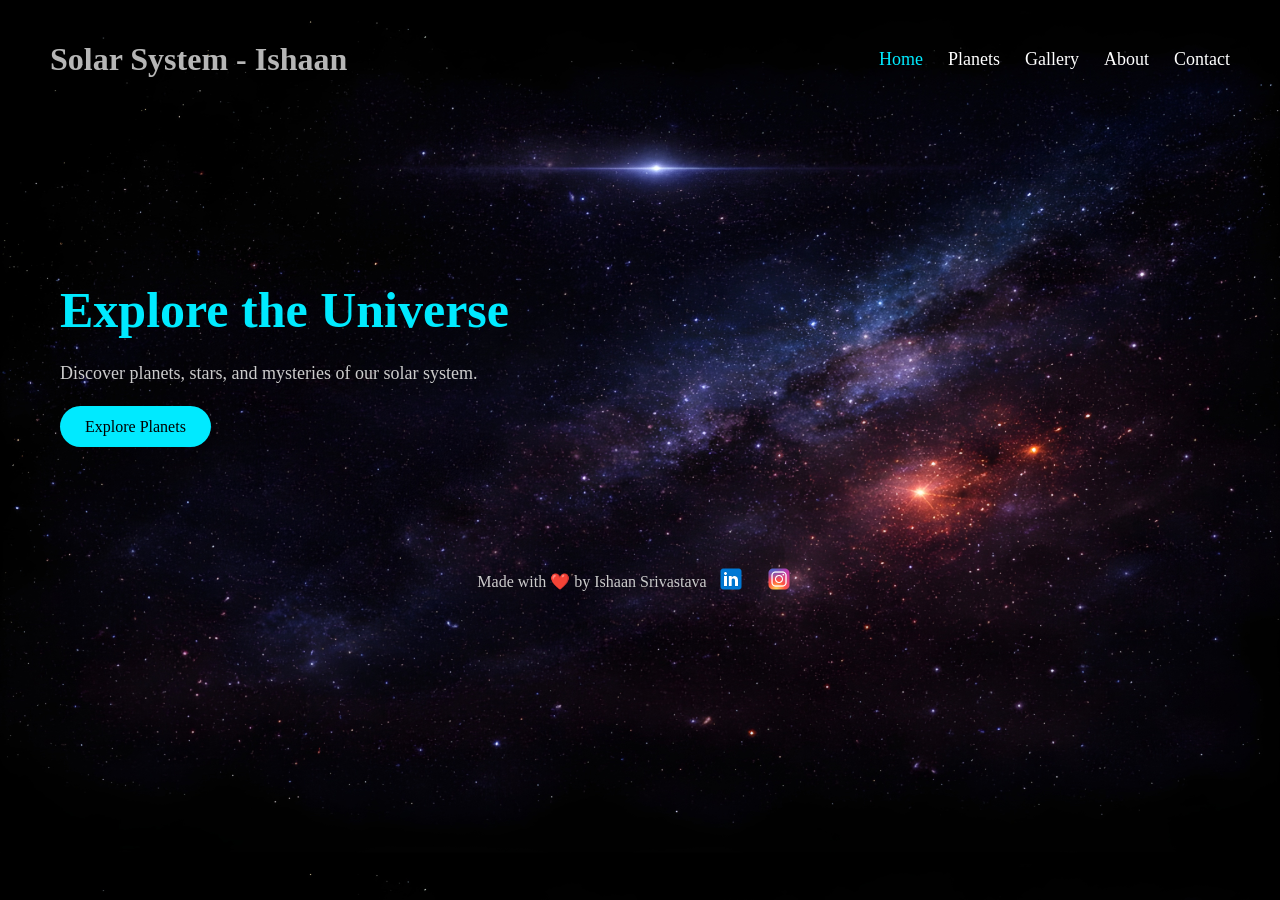
<file: index.html>
<!DOCTYPE html>
<html lang="en">
    <head>
        <meta charset="UTF-8">
        <meta name="viewport" content="width=device-width, initial-scale=1.0">
        <title>Solar System</title>
        <link rel="stylesheet" href="style.css">
    </head>
    <body>
        <header>
            <div id="heading">
                <h1>Solar System - Ishaan</h1>
            </div>

            <div id="links">
                <a href="index.html" class="active">Home</a>
                <a href="planets.html">Planets</a>
                <a href="gallery.html">Gallery</a>
                <a href="about.html">About</a>
                <a href="contact.html">Contact</a>
            </div>

        </header>

        <main>
            <section id="content">

                <h2>Explore the Universe</h2>
                <p>Discover planets, stars, and mysteries of our solar
                    system.</p>

                <div id="button">
                    <a href="planets.html">Explore Planets</a>
                </div>

            </section>

        </main>

        <footer>
            <h3>Made with ❤️ by Ishaan Srivastava</h3>
            <a href="https://www.linkedin.com/in/ishaan-srivastava-1a860722a" target="_blank"><img src="images/linkedin.png" alt="LinkedIn"></a>
            <a href="https://www.instagram.com/ig.ishaan.12" target="_blank"><img src="images/insta.png" alt="Instagram"></a>
        </footer>
    </body>
</html>
</file>
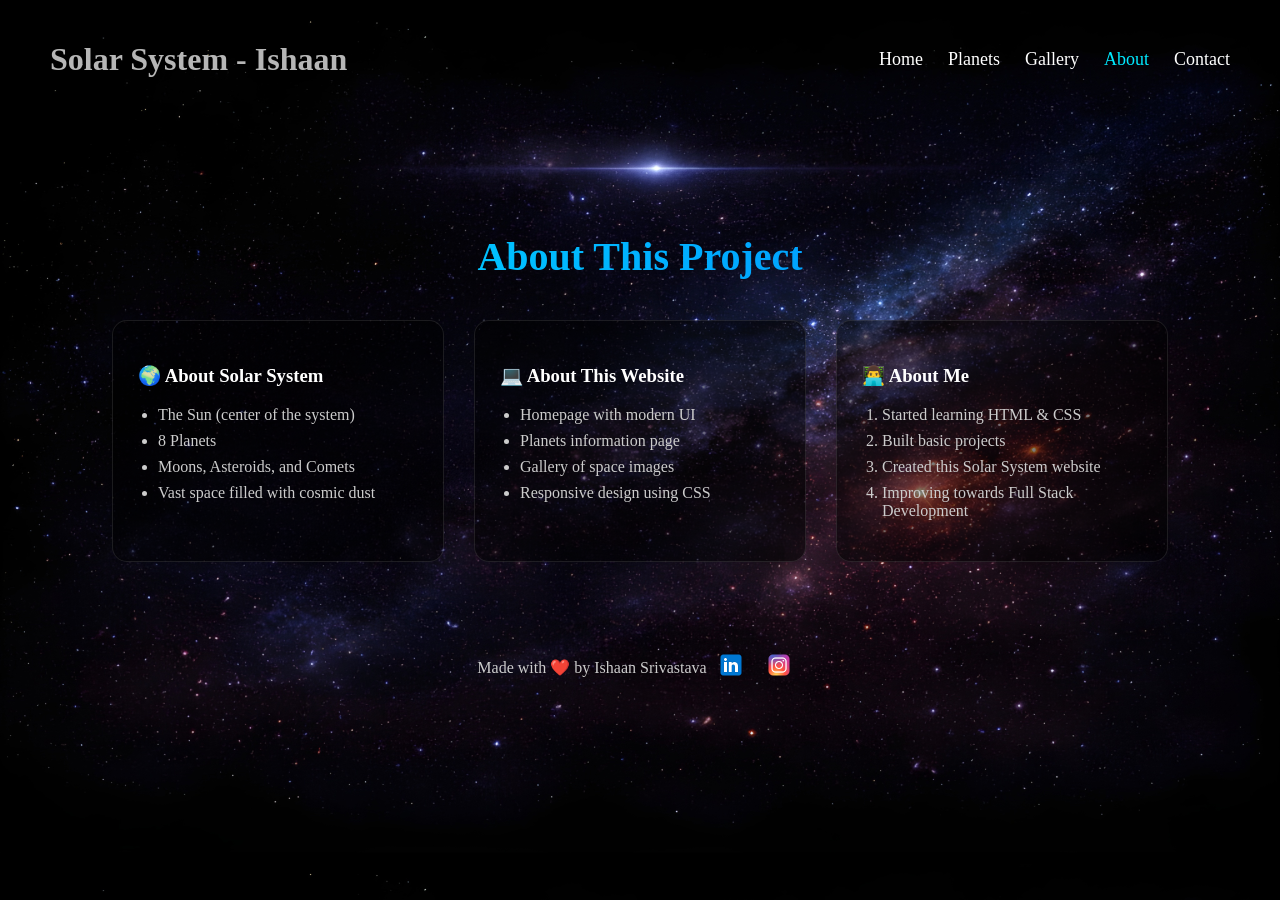
<file: about.html>
<!DOCTYPE html>
<html lang="en">
    <head>
        <meta charset="UTF-8">
        <meta name="viewport" content="width=device-width, initial-scale=1.0">
        <title>About | ISHAAN</title>
        <link rel="stylesheet" href="style.css">
    </head>
    <body>
        <header>
            <div id="heading">
                <h1>Solar System - Ishaan</h1>
            </div>

            <div id="links">
                <a href="index.html">Home</a>
                <a href="planets.html">Planets</a>
                <a href="gallery.html">Gallery</a>
                <a href="about.html" class="active">About</a>
                <a href="contact.html">Contact</a>
            </div>

        </header>

        <main>
            <section id="about">

                <h2>About This Project</h2>

                <div class="about-container">

                    <!-- Solar System -->
                    <div class="about-card">
                        <h3>🌍 About Solar System</h3>
                        <ul>
                            <li>The Sun (center of the system)</li>
                            <li>8 Planets</li>
                            <li>Moons, Asteroids, and Comets</li>
                            <li>Vast space filled with cosmic dust</li>
                        </ul>
                    </div>

                    <!-- Website -->
                    <div class="about-card">
                        <h3>💻 About This Website</h3>
                        <ul>
                            <li>Homepage with modern UI</li>
                            <li>Planets information page</li>
                            <li>Gallery of space images</li>
                            <li>Responsive design using CSS</li>
                        </ul>
                    </div>

                    <!-- Me -->
                    <div class="about-card">
                        <h3>👨‍💻 About Me</h3>
                        <ol>
                            <li>Started learning HTML & CSS</li>
                            <li>Built basic projects</li>
                            <li>Created this Solar System website</li>
                            <li>Improving towards Full Stack Development</li>
                        </ol>
                    </div>

                </div>

            </section>

        </main>

        <footer>
            <h3>Made with ❤️ by Ishaan Srivastava</h3>
            <a href="https://www.linkedin.com/in/ishaan-srivastava-1a860722a"
                target="_blank"><img src="images/linkedin.png"
                    alt="LinkedIn"></a>
            <a href="https://www.instagram.com/ig.ishaan.12"
                target="_blank"><img src="images/insta.png" alt="Instagram"></a>
        </footer>
    </body>
</html>
</file>
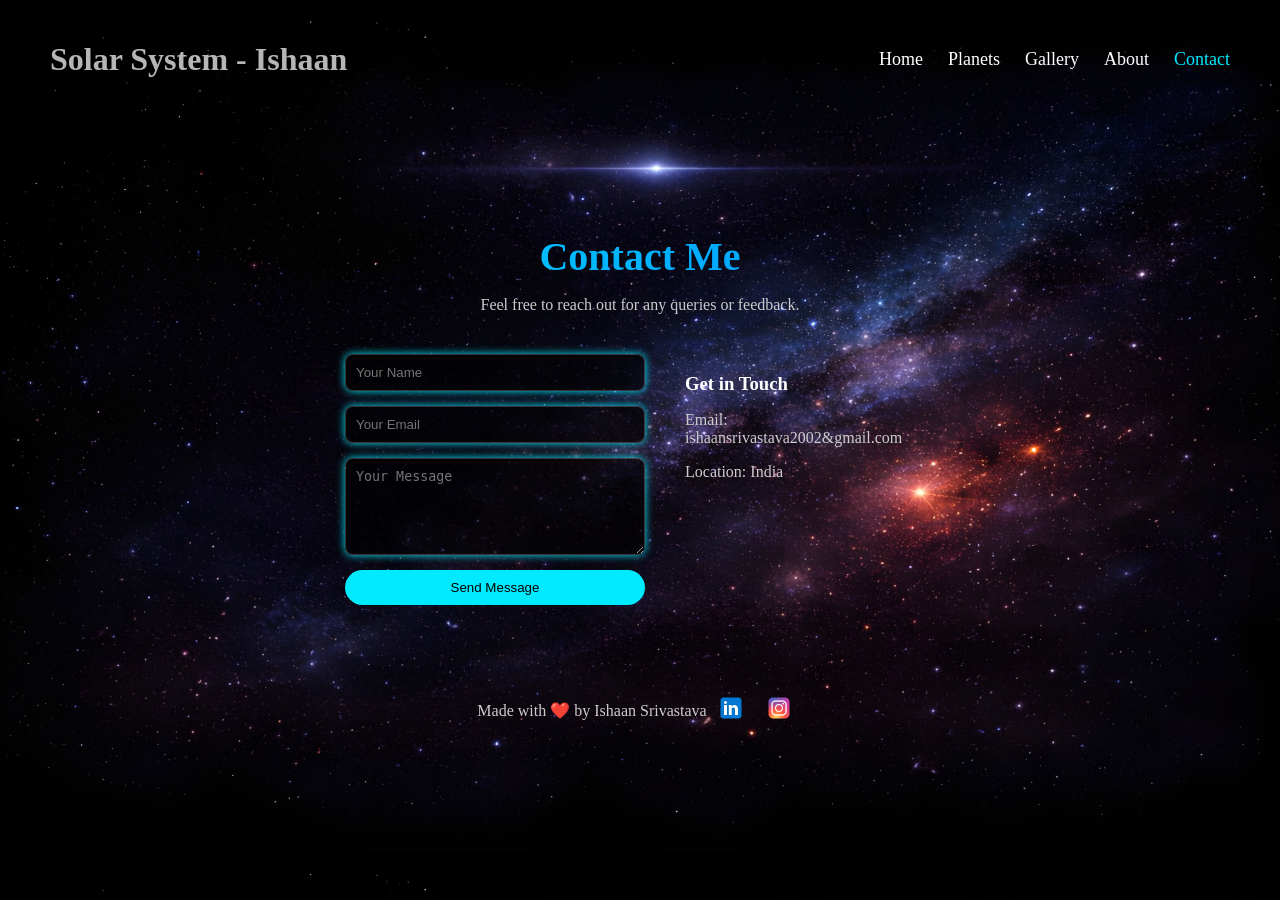
<file: contact.html>
<!DOCTYPE html>
<html lang="en">
    <head>
        <meta charset="UTF-8">
        <meta name="viewport" content="width=device-width, initial-scale=1.0">
        <title>Solar System</title>
        <link rel="stylesheet" href="style.css">
    </head>
    <body>
        <header>
            <div id="heading">
                <h1>Solar System - Ishaan</h1>
            </div>

            <div id="links">
                <a href="index.html">Home</a>
                <a href="planets.html">Planets</a>
                <a href="gallery.html">Gallery</a>
                <a href="about.html">About</a>
                <a href="contact.html" class="active">Contact</a>
            </div>

        </header>

        <main>
            <section id="contact">

                <h2>Contact Me</h2>
                <p class="subtitle">Feel free to reach out for any queries or
                    feedback.</p>

                <div class="contact-container">

                    <!-- FORM -->
                    <form class="contact-form">

                        <input type="text" placeholder="Your Name" required>
                        <input type="email" placeholder="Your Email" required>

                        <textarea placeholder="Your Message" rows="5"
                            required></textarea>

                        <button type="submit">Send Message</button>

                    </form>

                    <!-- CONTACT INFO -->
                    <div class="contact-info">
                        <h3>Get in Touch</h3>
                        <p>Email: ishaansrivastava2002&gmail.com</p>
                        <p>Location: India</p>
                    </div>

                </div>

            </section>
        </main>

        <footer>
            <h3>Made with ❤️ by Ishaan Srivastava</h3>
            <a href="https://www.linkedin.com/in/ishaan-srivastava-1a860722a"
                target="_blank"><img src="images/linkedin.png"
                    alt="LinkedIn"></a>
            <a href="https://www.instagram.com/ig.ishaan.12"
                target="_blank"><img src="images/insta.png" alt="Instagram"></a>
        </footer>
    </body>
</html>
</file>
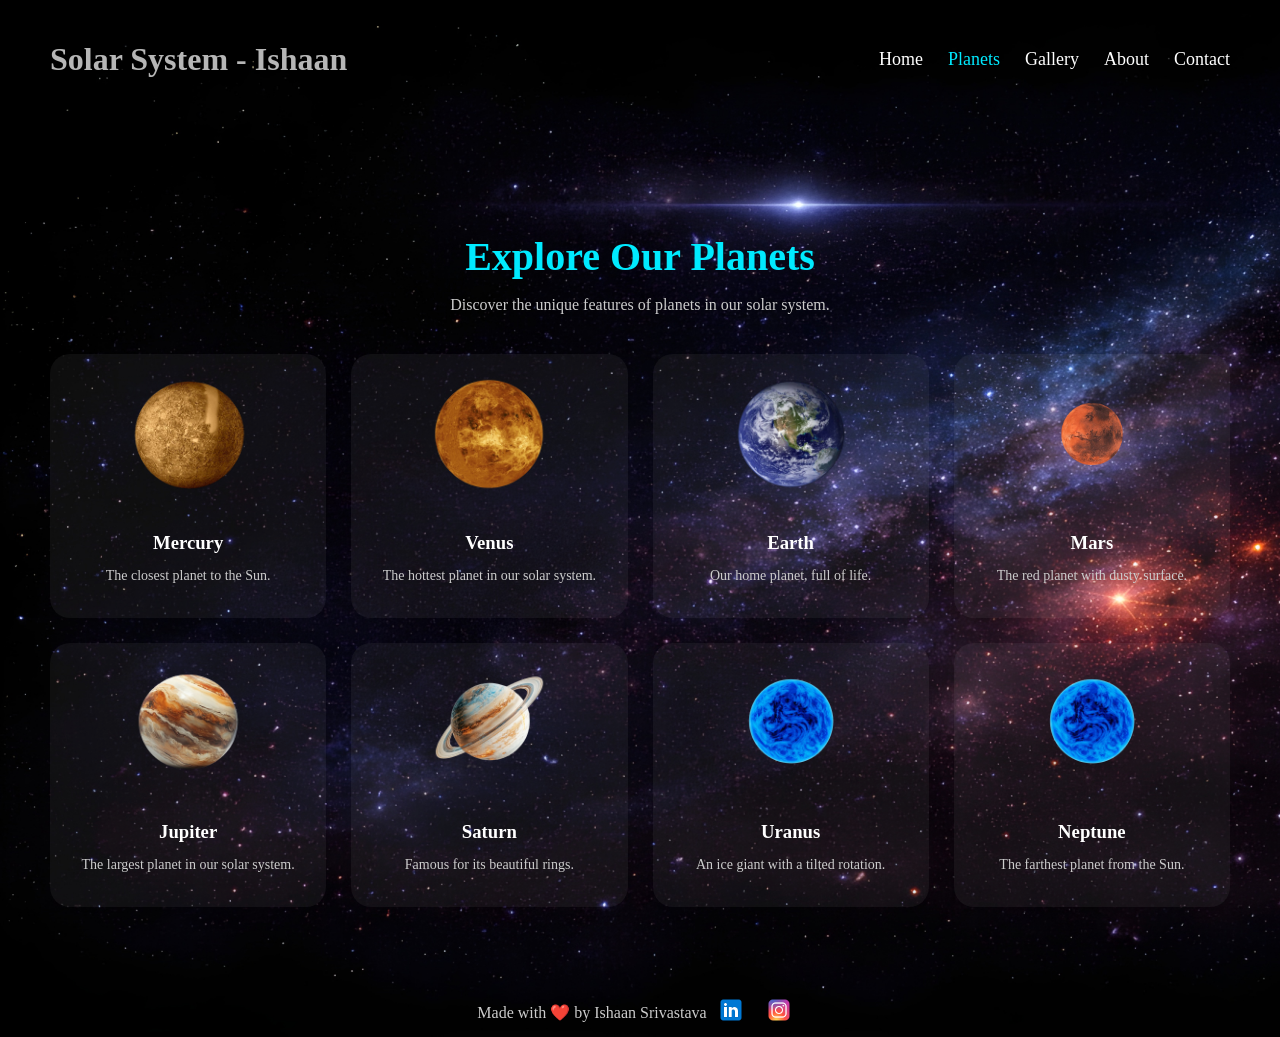
<file: planets.html>
<!DOCTYPE html>
<html lang="en">
    <head>
        <meta charset="UTF-8">
        <meta name="viewport" content="width=device-width, initial-scale=1.0">
        <title>Planets</title>
        <link rel="stylesheet" href="style.css">
    </head>
    <body>
        <header>
            <div id="heading">
                <h1>Solar System - Ishaan</h1>
            </div>

            <div id="links">
                <a href="index.html">Home</a>
                <a href="planets.html" class="active">Planets</a>
                <a href="gallery.html">Gallery</a>
                <a href="about.html">About</a>
                <a href="contact.html">Contact</a>
            </div>

        </header>

        <main>
            <section id="planets">

                <h2>Explore Our Planets</h2>
                <p class="subtitle">Discover the unique features of planets in
                    our solar system.</p>

                <div class="planet-container">

                    <!-- Mercury -->
                    <div class="card">
                        <img src="images/mercury1.png" alt="Mercury">
                        <h3>Mercury</h3>
                        <p>The closest planet to the Sun.</p>
                    </div>

                    <!-- Venus -->
                    <div class="card">
                        <img src="images/venus1.png" alt="Venus">
                        <h3>Venus</h3>
                        <p>The hottest planet in our solar system.</p>
                    </div>

                    <!-- Earth -->
                    <div class="card">
                        <img src="images/earth1.png" alt="Earth">
                        <h3>Earth</h3>
                        <p>Our home planet, full of life.</p>
                    </div>

                    <!-- Mars -->
                    <div class="card">
                        <img src="images/mars1.png" alt="Mars">
                        <h3>Mars</h3>
                        <p>The red planet with dusty surface.</p>
                    </div>

                    <!-- Jupiter -->
                    <div class="card">
                        <img src="images/jupiter1.png" alt="Jupiter">
                        <h3>Jupiter</h3>
                        <p>The largest planet in our solar system.</p>
                    </div>

                    <!-- Saturn -->
                    <div class="card">
                        <img src="images/saturn1.png" alt="Saturn">
                        <h3>Saturn</h3>
                        <p>Famous for its beautiful rings.</p>
                    </div>

                    <!-- Uranus -->
                    <div class="card">
                        <img src="images/uranus1.png" alt="Uranus">
                        <h3>Uranus</h3>
                        <p>An ice giant with a tilted rotation.</p>
                    </div>

                    <!-- Neptune -->
                    <div class="card">
                        <img src="images/neptune1.png" alt="Neptune">
                        <h3>Neptune</h3>
                        <p>The farthest planet from the Sun.</p>
                    </div>

                </div>

            </section>

        </main>

        <footer>
            <h3>Made with ❤️ by Ishaan Srivastava</h3>
            <a href="https://www.linkedin.com/in/ishaan-srivastava-1a860722a"
                target="_blank"><img src="images/linkedin.png"
                    alt="LinkedIn"></a>
            <a href="https://www.instagram.com/ig.ishaan.12"
                target="_blank"><img src="images/insta.png" alt="Instagram"></a>
        </footer>
    </body>
</html>
</file>
<file: style.css>
body {
    font-family: Verdana;
    background-image: url(images/bgimage1.png);
    background-size: cover;
    margin: 0;
}

header {
    display: flex;
    justify-content: space-between;
    align-items: center;
    padding: 20px 50px;
    color: rgb(182, 182, 182);
}

#links {
    display: flex;
    gap: 25px;
}

#links a {
    text-decoration: none;
    font-size: 18px;
    color: white;
    position: relative;
}

#links a:hover{
   color: #00eaff;
}

#links a.active{
   color: #00eaff;
}

#content {
    color: white;
    padding: 120px 60px;
    max-width: 600px;
}


#content h2 {
    font-size: 50px;
    margin-bottom: 20px;
    color: #00eaff;
}

#content p {
    font-size: 18px;
    color: #ccc;
    margin-bottom: 30px;
    line-height: 1.6;
}

#button {
    margin-top: 10px;
}

#button a {
    text-decoration: none;
    padding: 12px 25px;
    border-radius: 30px;
    font-size: 16px;
    background: #00eaff;
    color: black;
}

#button a:hover {
    background: transparent;
    color: #00eaff;
    border: 1px solid #00eaff;
    box-shadow: 0 0 15px #00eaff;
    transition: 0.3s;
}

footer {
    color: white;
    text-align: center;
    display: flex;
    justify-content: center;
    align-items: center;
    /* background-color: black; */
}

footer h3 {
    font-size: 16px;
    font-weight: normal;
    margin-bottom: 15px;
    color: #ccc;
}

footer a {
    margin: 0 10px;
    display: inline-block;
}

footer img {
    width: 28px;
    height: 28px;
    transition: 0.3s;
}

footer img:hover {
    transform: scale(1.2);
    filter: drop-shadow(0 0 8px #00eaff);
}

/* ************************************** Planet Page Css ************************************* */
#planets {
    color: white;
    padding: 80px 50px;
    text-align: center;
}

#planets h2 {
    font-size: 40px;
    margin-bottom: 10px;
    color: #00eaff;
}

.subtitle {
    color: #ccc;
    margin-bottom: 40px;
}

.planet-container {
    display: grid;
    grid-template-columns: repeat(4, 1fr);
    gap: 25px;
}

.card {
    display: block;
    text-decoration: none;
    color: white;
    background: rgba(255, 255, 255, 0.05);
    padding: 20px;
    border-radius: 20px;
    cursor: pointer;
    transition: 0.3s;
}

.card img {
    width: 120px;
    height: 120px;
    object-fit: contain;
    margin-bottom: 15px;
}

.card h3 {
    margin-bottom: 10px;
}

.card p {
    font-size: 14px;
    color: #ccc;
}

.card:hover {
    transform: translateY(-10px);
    box-shadow: 0 0 20px #00eaff;
}

/* ************************************** Gallery ********************************** */

#gallery {
    color: white;
    padding: 80px 50px;
    text-align: center;
}

#gallery h2 {
    font-size: 40px;
    margin-bottom: 10px;
    background: linear-gradient(90deg, #00eaff, #007bff);
    -webkit-background-clip: text;
    -webkit-text-fill-color: transparent;
}

.subtitle {
    color: #ccc;
    margin-bottom: 40px;
}

table {
    width: 100%;
    border-spacing: 20px; /* space between images */
}

td {
    background: rgba(255, 255, 255, 0.05);
    border-radius: 10px;
    overflow: hidden;
    position: relative;
}

td p {
    margin: 10px;
    font-size: 14px;
    color: #ccc;
    font-weight: bold;
}

td img {
    width: 100%;
    height: 200px;
    object-fit: cover;
    transition: 0.4s;
}

td:hover img {
    transform: scale(1.08);
    filter: brightness(0.8);
}

td:hover {
    box-shadow: 0 0 15px #00eaff;
}

/* ********************************* About Page ********************************* */

#about {
    color: white;
    padding: 80px 50px;
    text-align: center;
}

#about h2 {
    font-size: 40px;
    margin-bottom: 40px;
    background: linear-gradient(90deg, #00eaff, #007bff);
    -webkit-background-clip: text;
    -webkit-text-fill-color: transparent;
}

.about-container {
    display: flex;
    justify-content: center;
    gap: 30px;
    flex-wrap: wrap;
}

.about-card {
    background: rgba(0, 0, 0, 0.5);
    border: 1px solid rgba(255,255,255,0.1);
    padding: 25px;
    border-radius: 15px;
    width: 280px;
    transition: 0.3s;
    text-align: left;
}

.about-card:hover {
    transform: translateY(-8px);
    box-shadow: 0 0 20px #00eaff;
}

.about-card ul,
.about-card ol {
    margin-top: 10px;
    padding-left: 20px;
}

.about-card li {
    margin-bottom: 8px;
    color: #ccc;
}

/* **************************** Contact Page ******************************* */

#contact {
    color: white;
    padding: 80px 50px;
    text-align: center;
}

#contact h2 {
    font-size: 40px;
    margin-bottom: 10px;
    background: linear-gradient(90deg, #00eaff, #007bff);
    -webkit-background-clip: text;
    -webkit-text-fill-color: transparent;
}

.subtitle {
    color: #ccc;
    margin-bottom: 40px;
}

.contact-container {
    display: flex;
    justify-content: center;
    gap: 40px;
    flex-wrap: wrap;
}

.contact-form {
    display: flex;
    flex-direction: column;
    gap: 15px;
    width: 300px;
}

.contact-form input,
.contact-form textarea {
    padding: 10px;
    border-radius: 8px;
    border: none;
    outline: none;
    background: rgba(0,0,0,0.6);
    border: 1px solid rgba(255,255,255,0.2);
    box-shadow: 0 0 8px #00eaff;
    color: white;
}

.contact-form button {
    padding: 10px;
    border: none;
    border-radius: 25px;
    background: #00eaff;
    color: black;
    cursor: pointer;
    transition: 0.3s;
}

.contact-form button:hover {
    box-shadow: 0 0 15px #00eaff;
}

.contact-info {
    max-width: 250px;
    text-align: left;
}

.contact-info h3 {
    margin-bottom: 10px;
}

.contact-info p {
    color: #ccc;
    margin-bottom: 8px;
}

@media (max-width: 768px) {
  .planet-container {
    grid-template-columns: repeat(2, 1fr);
  }
}

@media (max-width: 500px) {
  .planet-container {
    grid-template-columns: 1fr;
  }
}
</file>
